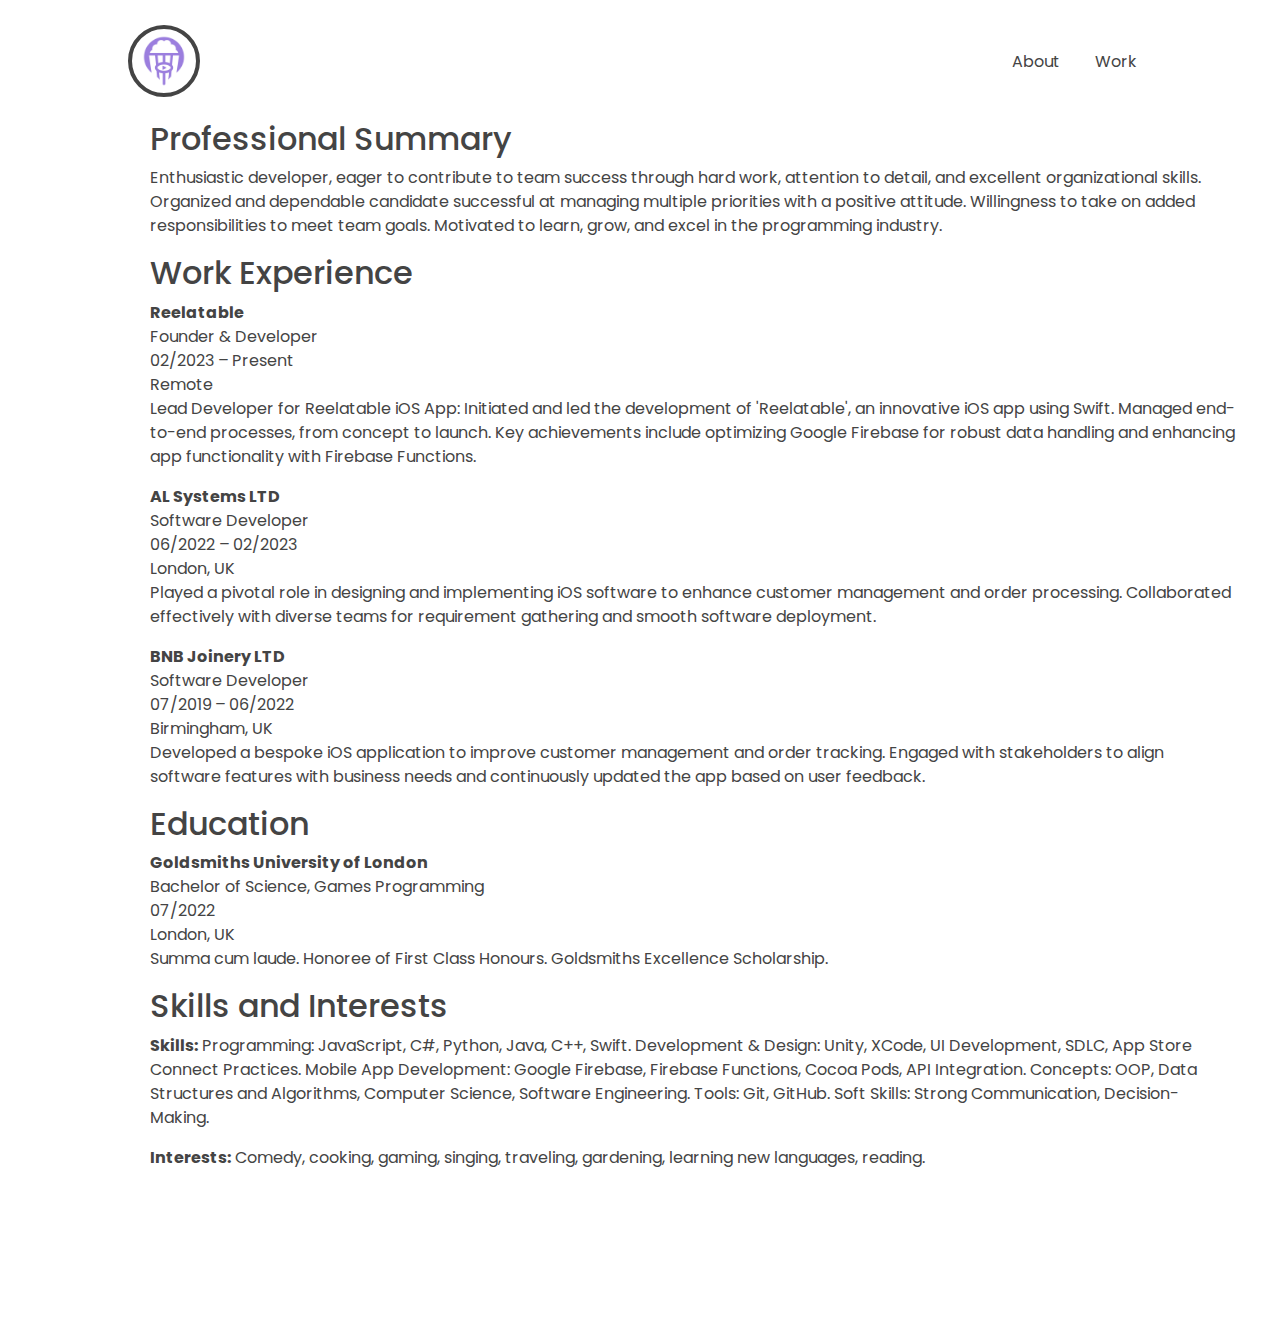
<file: contact.html>
<html>

<head>
    <script async src="https://www.googletagmanager.com/gtag/js?id=UA-159411627-1"></script>
    <script>
        window.dataLayer = window.dataLayer || [];

        function gtag() {
            dataLayer.push(arguments);
        }
        gtag('js', new Date());

        gtag('config', 'UA-159411627-1');
    </script>
    <link rel="stylesheet" href="https://cdnjs.cloudflare.com/ajax/libs/animate.css/3.7.2/animate.min.css">
    <link rel="stylesheet" href="https://stackpath.bootstrapcdn.com/bootstrap/4.4.1/css/bootstrap.min.css">
    <link rel="stylesheet" href="style.css">
    <meta charset="utf-8">
    <meta name="viewport" content="width=device-width, initial-scale=1.0, shrink-to-fit=yes">
    <meta charset="utf-8" />
    <link rel="stylesheet" href="https://use.fontawesome.com/releases/v5.5.0/css/all.css"
        integrity="sha384-B4dIYHKNBt8Bc12p+WXckhzcICo0wtJAoU8YZTY5qE0Id1GSseTk6S+L3BlXeVIU" crossorigin="anonymous">
    <meta name="Description"
        content="Bogdan Fuiorea altrought, Romania  Unity | C# | Swift | Python | UI/UX | App Developer | Javascript | Software Developer" />
    <title>Work | Bogdan Fuiorea</title>
    <link rel="icon" type="image/png" href="assets/img/work/reel/pic.jpeg">
</head>

<body id="contact-body" style="overflow-x: hidden;">
    <div>
        <nav class="nav-desk">
            <center>
                <div class="nav-logo">
                    <a href="index.html"><img id="logo" src="assets/img/work/reel/ReelateLogo.png"></a>
                </div>
                <div class="nav-items">
                     <ul>
                        <li><span><a href="contact.html">About</a></span></li>
                        <li><span><a href="work.html">Work</a></span></li>
                    </ul>
                </div>

            </center>
        </nav>
        <div class=" fadeIn row" style="width:100vw;height:auto;animation-duration: 1.5s;">
            <div class="col-md-12" id="left-hero">
                
                <div class="section">
        <div class="container">
            <h2>Professional Summary</h2>
            <p>Enthusiastic developer, eager to contribute to team success through hard work, attention to detail,
                and excellent organizational skills. Organized and dependable candidate successful at managing multiple
                priorities with a positive attitude. Willingness to take on added responsibilities to meet team goals.
                Motivated to learn, grow, and excel in the programming industry.</p>
        </div>
    </div>

    <div class="section">
        <div class="container">
            <h2>Work Experience</h2>
            <p><strong>Reelatable</strong><br> Founder & Developer<br> 02/2023 – Present<br> Remote<br> Lead Developer
                for Reelatable iOS App: Initiated and led the development of 'Reelatable', an innovative iOS app
                using Swift. Managed end-to-end processes, from concept to launch. Key achievements include optimizing
                Google Firebase for robust data handling and enhancing app functionality with Firebase Functions.</p>
            <p><strong>AL Systems LTD</strong><br> Software Developer<br> 06/2022 – 02/2023<br> London, UK<br>
                Played a pivotal role in designing and implementing iOS software to enhance customer management and
                order processing. Collaborated effectively with diverse teams for requirement gathering and smooth
                software deployment.</p>
            <p><strong>BNB Joinery LTD</strong><br> Software Developer<br> 07/2019 – 06/2022<br> Birmingham, UK<br>
                Developed a bespoke iOS application to improve customer management and order tracking. Engaged with
                stakeholders to align software features with business needs and continuously updated the app based on
                user feedback.</p>
        </div>
    </div>

    <div class="section">
        <div class="container">
            <h2>Education</h2>
            <p><strong>Goldsmiths University of London</strong><br> Bachelor of Science, Games Programming<br>
                07/2022<br> London, UK<br> Summa cum laude. Honoree of First Class Honours. Goldsmiths Excellence
                Scholarship.</p>
        </div>
    </div>

    <div class="section">
        <div class="container">
            <h2>Skills and Interests</h2>
            <p><strong>Skills:</strong> Programming: JavaScript, C#, Python, Java, C++, Swift. Development & Design:
                Unity, XCode, UI Development, SDLC, App Store Connect Practices. Mobile App Development: Google
                Firebase, Firebase Functions, Cocoa Pods, API Integration. Concepts: OOP, Data Structures and
                Algorithms, Computer Science, Software Engineering. Tools: Git, GitHub. Soft Skills: Strong
                Communication, Decision-Making.</p>
            <p><strong>Interests:</strong> Comedy, cooking, gaming, singing, traveling, gardening, learning new
                languages, reading.</p>
        </div>
            
        </div>
            <div class="footer-full  fadeIn delay-2s">
                <div id="contact-social" class="social-icons" style="display: inline;">
                    <a target="_blank" href="mailto:altrought@icloud.com"><i class="fas fa-envelope"></i></a>
                    <a target="_blank" href="https://instagram.com/bogdan.smd"><i class="fab fa-instagram"></i></a>
                    <a target="_blank" href="https://github.com/altrought"><i class="fab fa-github"></i></a>
                    <a target="_blank" href="https://www.linkedin.com/in/bogdan-valentin-fuiorea-86454a182"><i class="fab fa-linkedin"></i></a>
                </div>
                
            </div>
        </div>
        <div class="menu-wrap">
            <input type="checkbox" class="toggler">
            <div class="hamburger">
                <div></div>
            </div>
            <div class="menu">
                <div>
                    <div>
                        <ul>
                        <li><a href="#" style="text-decoration: line-through;">Home</a></li>
                        <li><a href="contact.html">About</a></li>
                        <li><a href="work.html">Work</a></li>
                    </ul>
                    </div>
                </div>
            </div>
        </div>
</body>

</html>
</file>
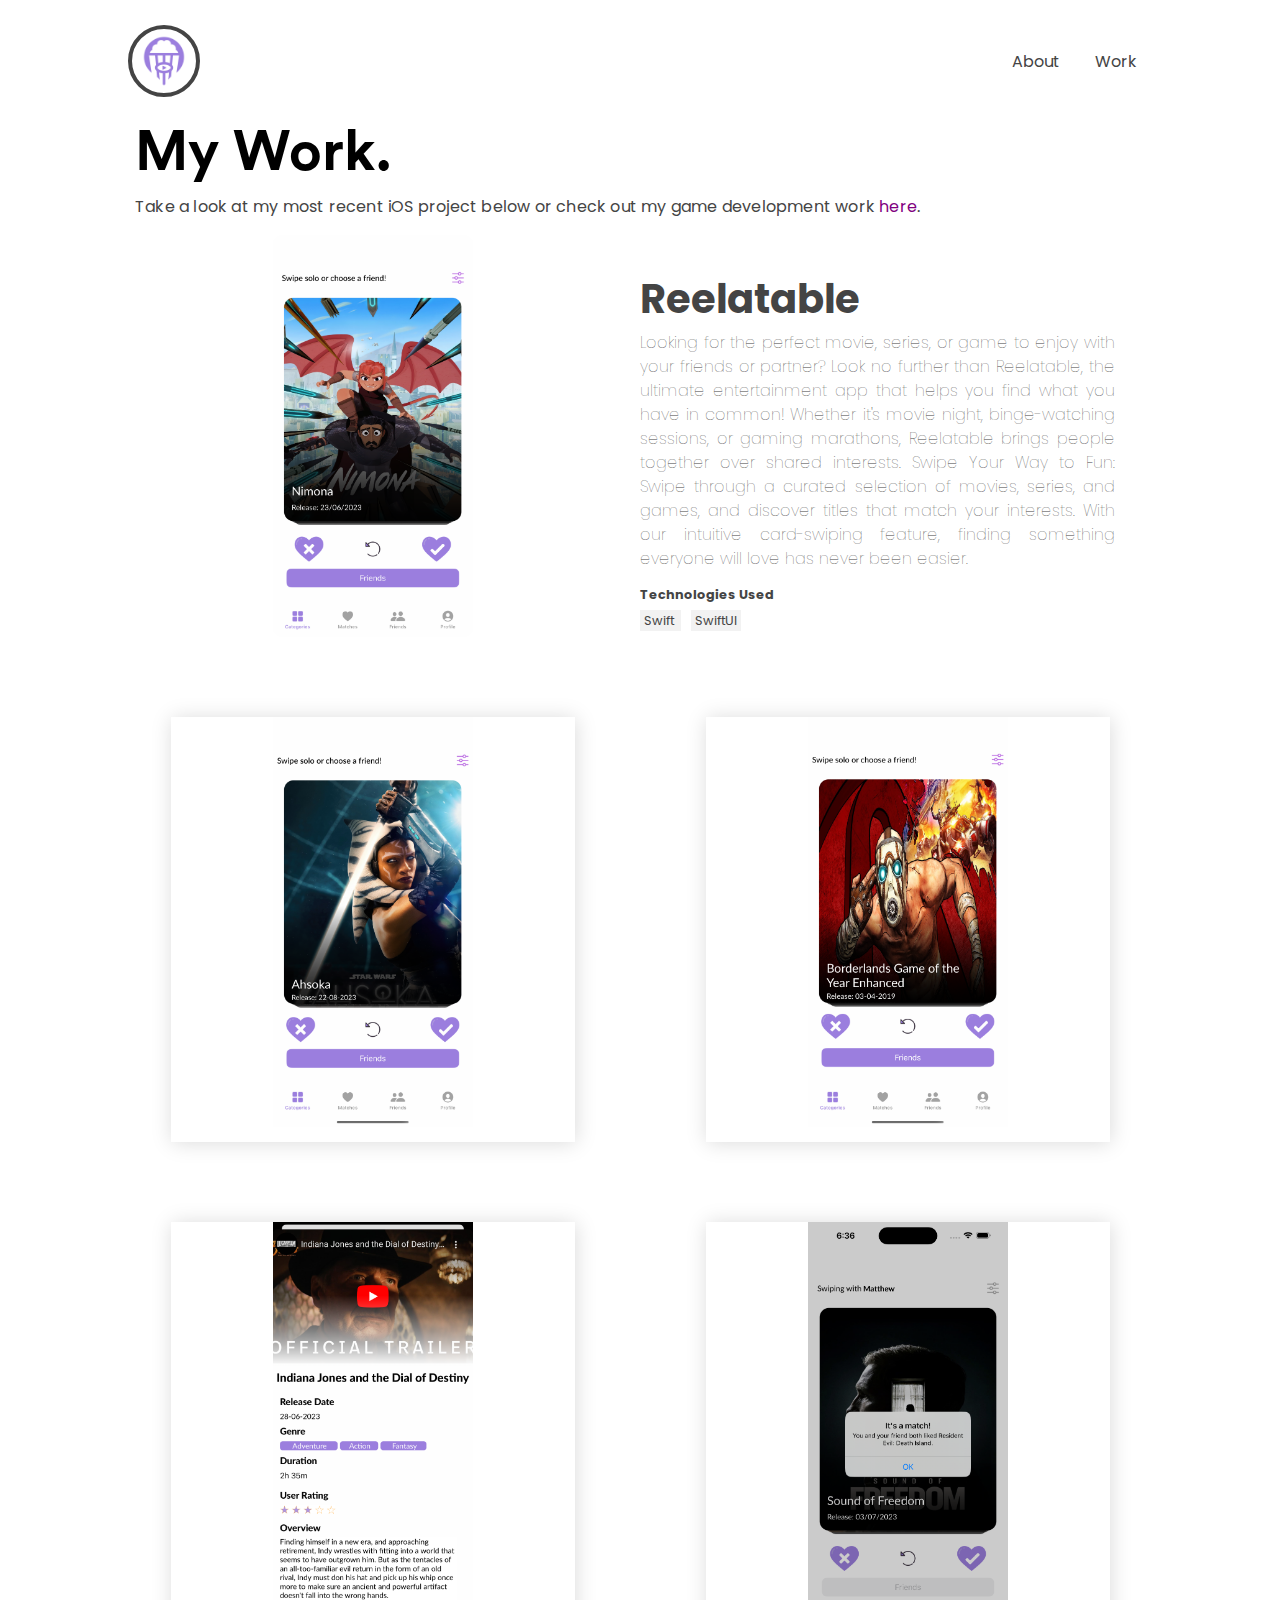
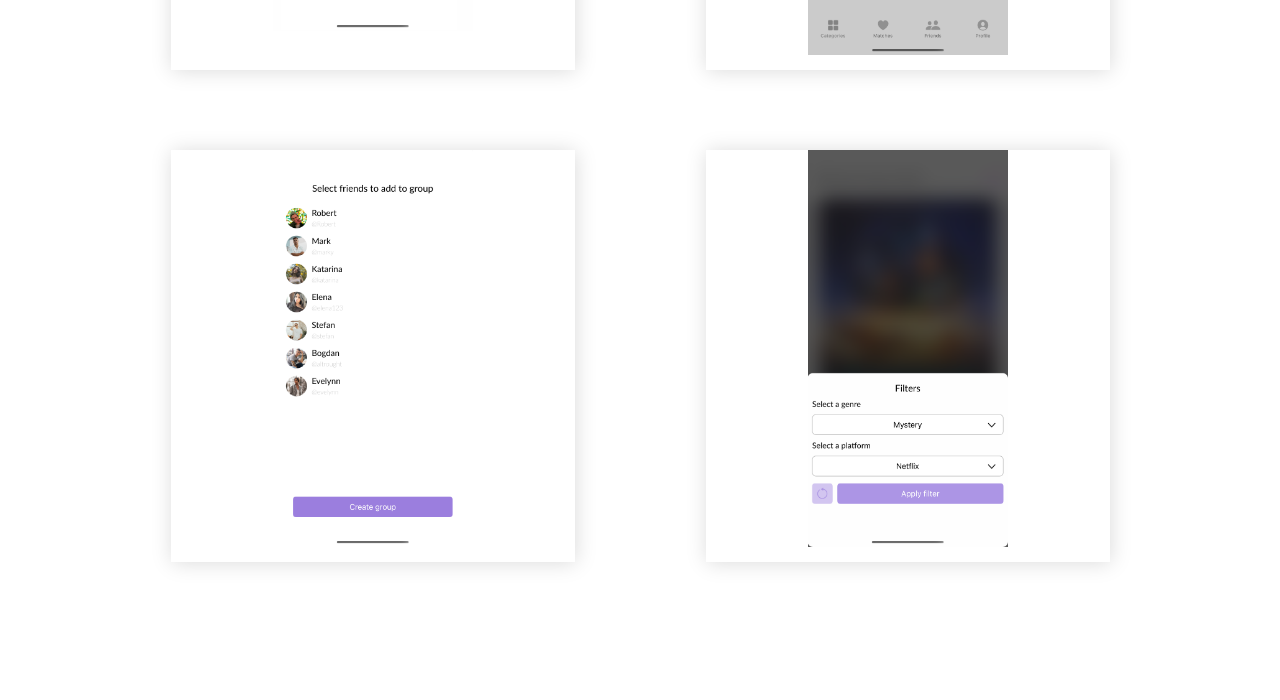
<file: work.html>
<html>

<head>
    <script async src="https://www.googletagmanager.com/gtag/js?id=UA-159411627-1"></script>
    <script>
        window.dataLayer = window.dataLayer || [];

        function gtag() {
            dataLayer.push(arguments);
        }
        gtag('js', new Date());

        gtag('config', 'UA-159411627-1');
    </script>
    <link rel="stylesheet" href="https://cdnjs.cloudflare.com/ajax/libs/animate.css/3.7.2/animate.min.css">
    <link rel="stylesheet" href="https://stackpath.bootstrapcdn.com/bootstrap/4.4.1/css/bootstrap.min.css">
    <link rel="stylesheet" href="style.css">
    <meta charset="utf-8">
    <meta name="viewport" content="width=device-width, initial-scale=1.0, shrink-to-fit=yes">
    <meta charset="utf-8" />
    <link rel="stylesheet" href="https://use.fontawesome.com/releases/v5.5.0/css/all.css"
        integrity="sha384-B4dIYHKNBt8Bc12p+WXckhzcICo0wtJAoU8YZTY5qE0Id1GSseTk6S+L3BlXeVIU" crossorigin="anonymous">
    <meta name="Description"
        content="Bogdan Fuiorea altrought, Romania  Unity | C# | Swift | Python | UI/UX | App Developer | Javascript | Software Developer" />
    <title>Work | Bogdan Fuiorea</title>
    <link rel="icon" type="image/png" href="assets/img/work/reel/pic.jpeg">
</head>

<body id="contact-body" style="overflow-x: hidden;">
    <div>
        <nav class="nav-desk">
            <center>
                <div class="nav-logo">
                    <a href="index.html"><img id="logo" src="assets/img/work/reel/ReelateLogo.png"></a>
                </div>
                <div class="nav-items">
                     <ul>
                        <li><span><a href="contact.html">About</a></span></li>
                        <li><span><a href="work.html">Work</a></span></li>
                    </ul>
                </div>

            </center>
        </nav>
        <div class=" fadeIn row" style="width:100vw;height:auto;animation-duration: 1.5s;">
            <div class="col-md-12" id="left-hero">
                <h1 class="hero-tag contact-hero  fadeInLeft">My Work.</h1>
<p class="hero-des contact-des fadeIn delay-1s">Take a look at my most recent iOS project below or check out my game development work <a href="https://bogdanfuiorea.itch.io" target="_blank" style="color: purple;">here</a>.</p>

                <!-- <div class="feedback"><a href="https://d474b570.nolt.io/">Have any feedback or suggestion?</a></div> -->
            </div>
        </div>
        <!--Content-->
        <div class="animated bounceInUp delay-1s">
            <div class="row" id="work-row">
                <div class="col-md-6 col-sm-12  bounceInLeft delay-2s">
                    <center>
                        <style>
    .work-hero-img {
        width: 200px; /* Adjust this value to the desired width */
        height: auto; /* This will maintain the aspect ratio */
    }
</style>

<div class="work-hero">
    <img class="work-hero-img" src="assets/img/work/reel/1.png">
</div>

                        
                    </center>
                </div>
                <div class="col-md-6 col-sm-12">

                    <div class="work-des ">
                        <h1>Reelatable</h1>
                        <center>
                        </center>
                        <p>Looking for the perfect movie, series, or game to enjoy with your friends or partner? Look no further than Reelatable, the ultimate entertainment app that helps you find what you have in common! Whether it's movie night, binge-watching sessions, or gaming marathons, Reelatable brings people together over shared interests. Swipe Your Way to Fun:
Swipe through a curated selection of movies, series, and games, and discover titles that match your interests. With our intuitive card-swiping feature, finding something everyone will love has never been easier.</p>
                        <div class="technologies">
                            <h2>Technologies Used</h2>
                            <span class="tech-stack">
                                Swift
                            </span>
                            <span class="tech-stack">
                                SwiftUI
                            </span>

                        </div>

                        <!-- <button class="contact-btn work-read" style="margin:0;">
                            Read More
                        </button> -->
                    </div>
                </div>
            </div>
            <div class="row work-double-row">
                <div class="col-md-6 col-sm-12  bounceInLeft delay-3s">

                    <div class="work-hero-card">

<style>
    .work-card-hero-img {
        width: 200px; /* Adjust this value to the desired width */
        height: auto; /* This will maintain the aspect ratio */
    }
</style>

<img class="work-card-hero-img" src="assets/img/work/reel/2.png">
                    </div>

                </div>
                <div class="col-md-6 col-sm-12  bounceInRight delay-3s">
                    <div class="work-hero-card">
                        <img class="work-card-hero-img" src="assets/img/work/reel/3.png">
                    
                    </div>
                </div>
            </div>
            <div class="row work-double-row" id="row-3">
                <div class="col-md-6 col-sm-12  bounceInLeft delay-3s">

                    <div class="work-hero-card">
                        <img class="work-card-hero-img" src="assets/img/work/reel/4.png">
                                              
                    </div>

                </div>
                <div class="col-md-6 col-sm-12  bounceInRight delay-3s">
                    <div class="work-hero-card">

                        <img class="work-card-hero-img" src="assets/img/work/reel/5.png">
                        
                    </div>
                </div>
            </div>
            <div class="row work-double-row" id="row-3">
                <div class="col-md-6 col-sm-12  bounceInLeft delay-3s">

                    <div class="work-hero-card">

                        <img class="work-card-hero-img" src="assets/img/work/reel/6.png">
                        
                    </div>

                </div>
                <div class="col-md-6 col-sm-12  bounceInRight delay-3s">
                    <div class="work-hero-card">

                        <img class="work-card-hero-img" src="assets/img/work/reel/7.png">
                       
                    </div>
                </div>
            </div>
            
        </div>
            <div class="footer-full  fadeIn delay-2s">
                <div id="contact-social" class="social-icons" style="display: inline;">
                    <a target="_blank" href="mailto:altrought@icloud.com"><i class="fas fa-envelope"></i></a>
                    <a target="_blank" href="https://instagram.com/bogdan.smd"><i class="fab fa-instagram"></i></a>
                    <a target="_blank" href="https://github.com/altrought"><i class="fab fa-github"></i></a>
                    <a target="_blank" href="https://www.linkedin.com/in/bogdan-valentin-fuiorea-86454a182"><i class="fab fa-linkedin"></i></a>
                </div>
                
            </div>
        </div>
        <div class="menu-wrap">
            <input type="checkbox" class="toggler">
            <div class="hamburger">
                <div></div>
            </div>
            <div class="menu">
                <div>
                    <div>
                       <ul>
                        <li><a href="#" style="text-decoration: line-through;">Home</a></li>
                        <li><a href="contact.html">About</a></li>
                        <li><a href="work.html">Work</a></li>
                    </ul>
                    </div>
                </div>
            </div>
        </div>
</body>

</html>
</file>
<file: style.css>
@import url('https://fonts.googleapis.com/css?family=Poppins&display=swap');

@font-face {
    font-family: CircularStd;
    src: url(assets/fonts/CircularStd-Bold.eot);
    src: url("assets/fonts/CircularStd-Bold.eot?#iefix") format("embedded-opentype"), url("assets/fonts/CircularStd-Bold.woff") format("woff"), url("assets/fonts/CircularStd-Bold.ttf") format("truetype"), url("assets/fonts/CircularStd-Bold.svg#bcc26993292869431e54c666aafa8fcd") format("svg");
}

:root {
    --primary-color: none;
    --overlay-color: rgba(255, 255, 255, 0.9);
    --menu-speed: 0.75s;
    --light-text-color: #444;
    --black-color: #000;
    --white-color: #fff;
    --hero-color: black;
}
.work-hero-card{
    display: block;
    margin:0 auto;
    width:80%;
    background: #fff;
    align-items: center;
    padding:0;
    /* border-radius: 10px; */
    padding-bottom: 15px;
    /* border:1px solid #44444450; */
    box-shadow: 1px 1px 20px #00000025;
    cursor: pointer;
    transition: all 1s;
    height: 100%;
    
}
#work-text{
    text-align: center;
    font-size: 1.5em;
}
.work-hero-card h1{
    padding-top: 20px;
    text-align: center;
    font-size: 0.8em;
    font-weight: bold;
}
.work-hero-card:hover{
    width:85%;
    box-shadow: 0px 0px 20px #88888875;
    animation:zoom 1s;
    /* filter: none; */
}
.work-card-hero-img{
    width:100%;
    display: block;
    /* border:1px solid #44444450; */
    /* border-radius: 10px; */
    border-bottom: none;
    margin:0 auto;
    left:0;
    right: 0;
}
.work-double-row{
    padding-left:120px;
    padding-right: 120px;
    margin-top: 80px;
}
.project-star {
    position: absolute;
    background: #ffff0080;
    border-radius: 50px;
    padding: 2px 6px;
    font-size: 0.8em;
    top: 40px;
    right: 0;
}

.project-star-mobile {
    display: none;
    background: #ffff0080;
    border-radius: 50px;
    padding: 2px 6px;
    width: 50%;
    margin-bottom: 10px;
    text-align: center;
    font-size: 0.8em;

}

#work-row {
    padding-left: 135px;
    padding-right: 135px;
    width: 100vw;
}

.work-hero {
    /* border:2px solid #444; */
    border-radius: 10px;
    /* box-shadow: 0px 0px 5px #444; */
    width: 90%;
    transition: width 1s;
}
.work-hero:hover{
    width: 95%;
}

.work-des {
    padding-top: 40px;

}

.work-des h1 {
    font-weight: bold;
}

.work-des p {
    text-align: justify;
    font-weight: 100;
}

.work-hero-img {
    width: 100%;
    border-radius: 10px;
}

.technologies h2 {
    font-size: 0.8em;
    font-weight: bold;
}

.tech-stack {
    cursor: pointer;
    margin-right: 10px;
    background: #f2f2f2;
    padding: 2px 4px;
    font-size: 0.8em;
    transition: background 1s;
}

.tech-stack:hover {
    background: beige;
}

.featured {
    margin-top: 10px;
}

.partners {
    /* background:#f2f2f2; */
    height: 50px;
    margin-right: 20px;
}

#partner-logo {
    height: 40px;
    cursor: pointer;
    transition: all 1s;
}

#partner-logo:hover {
    box-shadow: 0px 0px 10px #444;
}

.work-read {
    float: right;
    font-size: 0.8em;
}

.work-read:hover {
    background: #444;
    color: white !important;
    border: 2px solid #444 !important;
}

body {
    font-family: 'Poppins', sans-serif;
    color: var(--light-text-color);
    overflow-x: hidden;
}

.comingsoon h1 {
    font-size: 3em;
}

.comingsoon {
    position: absolute;
    margin: auto;
    top: 0;
    /* background: white; */
    text-align: center;
    right: 0;
    bottom: 0;
    left: 0;
    /* width: 40em; */
    height: 10em;
    animation: opac 0.1s ease-in-out 5;
}

.comingsoon a {
    color: #444;
    font-weight: bold;
    text-decoration: none;
    transition: font-size 1s;
}

.comingsoon a:hover {
    color: blue;
    font-size: 1.5em;
}

.social-icons a {
    color: var(--light-text-color);
    text-decoration: none;
    transition: all 1s;
}

.social-icons a:hover {
    color: blue;
}

li span a {
    color: #444;
    text-decoration: none;

}

li span a:hover {
    color: #444;
    text-decoration: none;
}

.copyright-legal {
    font-size: 1.1em;
    color: #444;
    letter-spacing: 0px;
    text-align: left;
}

.legal-links {
    text-decoration: none;
    font-weight: bold;
    transition: all 1s;
}

.legal-links:hover {
    text-decoration: none;
    color: blue;
}

.legal a,
.legal a:hover,
.legal a:active {
    color: #444;
    text-decoration: none;
}

.privacy-policy h1 {
    font-size: 2.5em;
    /* font-family: 'CircularStd'; */
    font-weight: bold;
    letter-spacing: 0.1rem;
}

.privacy-policy h2 {
    font-size: 25px;
    font-family: 'CircularStd';
    /* letter-spacing: 0.1rem; */
}

.legal-des {
    text-align: justify;
    font-weight: 500;
}

.legal-des strong {
    /* font-size: 1.1em; */
    font-weight: 900;
}

.privacy-policy p {
    padding-right: 13vw;
    letter-spacing: 0.8px;
}

.nav-desk {
    height: 10vh;
    /* position: fixed; */
    display: block;
    width: 80vw;
    margin: auto;

    margin-top: 20px;
    left: 0;
    right: 0;
    /* background: black; */
}

.nav-logo {
    height: 100%;
    float: left;
    
        


}



.menu-wrap {
    position: fixed;
    top: 50px;
    right: 50px;
    z-index: 1;
    display: none;
}

.menu-wrap .toggler {
    position: absolute;
    top: 0px;
    right: 0;
    z-index: 2;
    cursor: pointer;
    width: 50px;
    height: 50px;
    opacity: 0;
}

.menu-wrap .hamburger {
    position: absolute;
    top: 0;
    right: 0;
    z-index: 1;
    width: 60px;
    height: 60px;
    padding: 1rem;
    background: var(--primary-color);
    display: flex;
    align-items: center;
    justify-content: center;
}

/* Hamburger Line */
.menu-wrap .hamburger>div {
    position: relative;
    flex: none;
    width: 100%;
    height: 2px;
    z-index: 1;
    background: black;
    display: flex;
    align-items: center;
    justify-content: center;
    transition: all 0.4s ease;
}

/* Hamburger Lines - Top & Bottom */
.menu-wrap .hamburger>div::before,
.menu-wrap .hamburger>div::after {
    content: '';
    position: absolute;
    z-index: 1;
    top: -10px;
    width: 100%;
    height: 2px;
    background: inherit;
}

/* Moves Line Down */
.menu-wrap .hamburger>div::after {
    top: 10px;
}

/* Toggler Animation */
.menu-wrap .toggler:checked+.hamburger>div {
    transform: rotate(135deg);
}

/* Turns Lines Into X */
.menu-wrap .toggler:checked+.hamburger>div:before,
.menu-wrap .toggler:checked+.hamburger>div:after {
    top: 0;
    transform: rotate(90deg);
}

/* Rotate On Hover When Checked */
.menu-wrap .toggler:checked:hover+.hamburger>div {
    transform: rotate(225deg);
}

/* Show Menu */
.menu-wrap .toggler:checked~.menu {
    visibility: visible;
}

.menu-wrap .toggler:checked~.menu>div {
    transform: scale(1);
    transition-duration: var(--menu-speed);
}

.menu-wrap .toggler:checked~.menu>div>div {
    opacity: 1;
    transition: opacity 0.4s ease 0.4s;
}

.menu-wrap .menu {
    position: fixed;
    top: 0;
    right: 0;
    width: 100%;
    height: 100%;
    z-index: 1;
    visibility: hidden;
    overflow: hidden;
    display: flex;
    align-items: center;
    justify-content: center;
}

.menu-wrap .menu>div {
    background: var(--overlay-color);
    border-radius: 50%;
    width: 200vw;
    height: 200vw;
    display: flex;
    flex: none;
    align-items: center;
    justify-content: center;
    transform: scale(0);
    transition: all 0.4s ease;
}

.menu-wrap .menu>div>div {
    text-align: center;
    max-width: 90vw;
    max-height: 100vh;
    opacity: 0;
    transition: opacity 0.4s ease;
}

.menu-wrap .menu>div>div>ul>li {
    list-style: none;
    color: var(--white-color);
    font-size: 1.5rem;
    padding: 1rem;
}

.menu-wrap .menu>div>div>ul>li>a {
    color: inherit;
    text-decoration: none;
    transition: color 0.4s ease;
}


.legal {
    position: absolute;
    bottom: 25px;
    right: 25px;
}


.hero-tag {
    margin-top: 20vh;
    text-align: left;
    font-size: 4.5em;
    font-weight: bold;
    color: var(--hero-color);
    font-family: 'CircularStd', sans-serif;
}

.contact-hero {
    margin-top: 0vh;
    font-size: 3.5em;
}

.hero-des {
    padding-right: 60px;
    text-align: justify;
    /* font-weight: 800; */
    letter-spacing: 1.2;
}

.contact-des {
    letter-spacing: 0.2;
}

.input-container {
    padding: 10px 0px;
}

.form-group {
    margin-bottom: 1rem;
}

label {
    display: inline-block;
    margin-bottom: 0.5rem;
}

.form-control {
    height: calc(2.25rem + 2px);
    padding: .5rem .75rem;
    width: 90%;
    font-size: 1rem;
    line-height: 1.5;
    color: #495057;
    background: none;
    border: none;
    border-bottom: 2px solid #444;
    border-radius: 0rem;
    transition: all .5s ease-in-out;
    outline: none;
}

.form-control:focus {
    outline: none;
    border-bottom: 2px solid blue;
    box-shadow: none;
}

.form-control:hover {
    background: whitesmoke;
}

/* input:focus, textarea:focus, select:focus{
    outline: none;
} */
.learn-btn {
    padding: 5px 10px;
    background: var(--light-text-color);
    color: white;
    border: 2px solid var(--light-text-color);
    letter-spacing: 0.1;
    transition: all 1s;
}

.contact-des a {
    text-decoration: none;
    color: #444;
    transition: color 1s;
}

.contact-des a:hover {
    color: blue;
}

.learn-btn:hover {
    background: blue;
    border: 2px solid blue;
}

.contact-btn {
    margin-left: 6px;
    padding: 5px 10px;
    color: var(--light-text-color);
    background: none;
    border: 2px solid var(--light-text-color);
    transition: all 1s;
}

.contact-btn:hover {
    color: blue;
    border: 2px solid blue;
}

#hero-img {
    margin-top: 50px;
    width: 90%;
}

#left-hero {
    padding-left: 150px;
}

#logo {
    margin-top: 5px;
    height: 80%;
    padding: 6px;
    border: 4px solid #444;
    border-radius: 50%;
}

/* .nav-items{
    color:black;
    float:right;
} */
ul {
    float: right;
    /* color:white; */
    list-style: none;
    padding: 30px 0px;
}

li {
    /* text-transform: uppercase; */
    display: inline;
    font-size: 16px;
    letter-spacing: 0.1;
    padding: 0px 15px;
}

.social-icons {
    margin-top: 30%;
}

.footer-full {
    width: 80vw;
    margin: 0 auto;
    padding: 30px 10px;
    padding-top: 100px;
    position: relative;
    bottom: 0;
    left: 0;
    right: 0;
}

.footer-credits {
    float: right;
    /* display: inline; */
}

.footer-credits a {
    color: #444;
    font-weight: bold;
    text-decoration: none;
    transition: all 1s;
}

.footer-credits a:hover {
    color: blue;
    text-decoration: none;
    font-weight: bold;
}

.social-icons i {
    font-size: 2em;
    /* font-weight: 100; */
    padding: 0px 5px;
}

li span {
    position: relative;
    /* display: block; */
    cursor: pointer;
}

li span:before,
li span:after {
    content: '';
    position: absolute;
    width: 0%;
    height: 1px;
    top: 50%;
    margin-top: -0.5px;
    background: var(--black-color);
}

li span:before {
    left: -2.5px;
}

li span:after {
    right: 2.5px;
    background: var(--black-color);
    transition: width 0.8s cubic-bezier(0.22, 0.61, 0.36, 1);
}

.footer-full {
    padding-top: 60px;
}

li span:hover:before {
    background: var(--black-color);
    width: 100%;
    transition: width 0.5s cubic-bezier(0.22, 0.61, 0.36, 1);
}

li span:hover:after {
    background: transparent;
    width: 100%;
    transition: 0s;
}

#index-body {
    /* background: url('assets/img/mobile.png'); */
    background-size: cover;
    background-repeat: no-repeat;
    background-position: center;
}

/* Tablets */
@media (min-width: 768px) and (max-width: 1024px) {
    #left-hero {
        padding-left: 80px;
        flex: 0 0 100% !important;
        max-width: 100% !important;

    }

    #work-row {
        padding-left: 50px;
        padding-right: 50px;
    }

    .work-hero {
        width: 100%;
    }

    #hero-right {
        display: none;
    }
    .work-double-row{
        padding-left: 30px;
        padding-right: 30px;
    }
    #index-body {
/*         background: url('assets/img/mobile.png'); */
        background-size: cover;
        background-repeat: no-repeat;
        background-position: center;
        height: 100vh;
        width: 100vw;
    }
    /* .work-double-row{
        padding-left: 50px;
        padding-right: 50px;
    } */

}

/* #logo {
    display: none;
} */

@media only screen and (max-width: 768px) {

    /* For mobile phones: */
    .nav-items {
        width: 0;
        height: 0;
        display: none;
    }
    .work-double-row{
        padding:30px 20px;
        padding-bottom: 0;
    }
    .work-hero-card{
        width:100%;
        margin-bottom: 25px;
    }
    #row-3{
        margin-top: 0px;
        padding:0 20px;
    }
    #index-body {
/*         background: url('assets/img/mobile.png'); */
        background-size: cover;
        background-repeat: no-repeat;
        background-position: center;
        height: 100vh;
    }

    #left-hero {
        padding-left: 50px;
        ;
    }

    #work-row {
        padding-right: 0;
        padding-left: 30px;
    }

    .work-des h1 {
        text-align: center;
    }

    .work-read {
        float: none;
    }

    #logo {
        display: none;
        /* height: 65%;
        margin-top: 28px; */
    }

    .hero-tag {
        margin-top: 20vh;
        font-size: 4em;
    }

    #hero-right {
        display: none;
    }

    .hero-des {
        padding-right: 30px;
    }

    .menu-wrap {
        display: block;
    }

    .menu ul li {
        display: block !important;
    }

    .menu ul li a {
        color: var(--black-color) !important;
    }

    .menu-wrap .hamburger {
        z-index: 2;
    }

    .menu-wrap .toggler {
        z-index: 3;
    }

    .contact-hero {
        margin-top: 10vh;
    }

    .footer-full {
        text-align: center;
        padding-top: 40px !important;
    }

    #contact-social {
        margin-top: 10%;
    }

    .footer-credits {
        display: block;
        text-align: center;
        padding-top: 10px;
        float: none;
    }

    #legal-hero {
        margin-top: 5vh !important;
        text-align: left;
    }

    #legal-hero-des {
        padding-right: 10px;
        text-align: left;
        font-size: 0.8em;
    }

    .privacy-policy p {
        padding-right: 1vw;
        /* text-align: left; */
    }

    .project-star {
        display: none;
    }

    .project-star-mobile {
        display: block;
    }
}


::-webkit-scrollbar {
    width: 5px;
}

/* Track */
::-webkit-scrollbar-track {
    background: white;

}

/* Handle */
::-webkit-scrollbar-thumb {
    background: #444;
    border-radius: 50px;

}

/* Handle on hover */
::-webkit-scrollbar-thumb:hover {
    background: #555;

}
</file>
